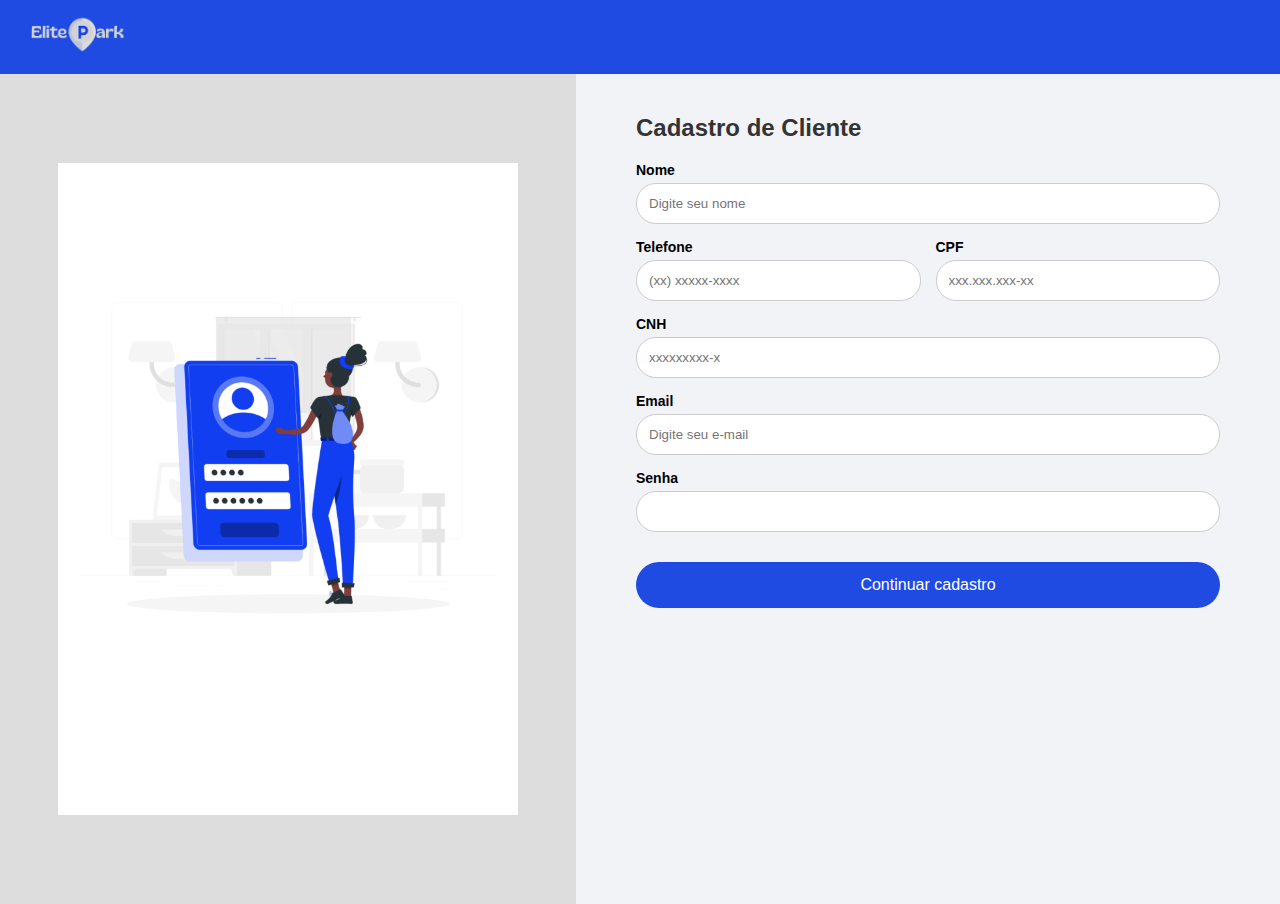
<file: cad.html>
<!DOCTYPE html>
<html lang="pt-BR">
<head>
    <meta charset="UTF-8">
    <title>Elite Park | Cadastro de Cliente</title>
    <link rel="stylesheet" href="css/cadastro.css">
</head>
<body>

<header class="top-bar">
    <img src="imagens/logo2.png" alt="img2">
</header>

<main class="container">

    <section class="image-area">
        <img src="imagens/img1.png" alt="img1">
    </section>

    <section class="form-area">
        <h2>Cadastro de Cliente</h2>

        <form id="formCadastro">

            <label>Nome</label>
            <input type="text" id="nome" placeholder="Digite seu nome" required>

            <div class="row">
                <div>
                    <label>Telefone</label>
                    <input type="tel" id="telefone" placeholder="(xx) xxxxx-xxxx" required>
                </div>

                <div>
                    <label>CPF</label>
                    <input type="text" id="cpf" placeholder="xxx.xxx.xxx-xx" required>
                </div>
            </div>

            <label>CNH</label>
            <input type="text" id="cnh" placeholder="xxxxxxxxx-x" required>

            <label>Email</label>
            <input type="email" id="email" placeholder="Digite seu e-mail" required>

             <label>Senha</label>
                    <input type="password" id="senha" required>

            <button type="submit">Continuar cadastro</button>

        </form>
    </section>

</main>

<script src="js/cadastro.js"></script>
</body>
</html>
</file>
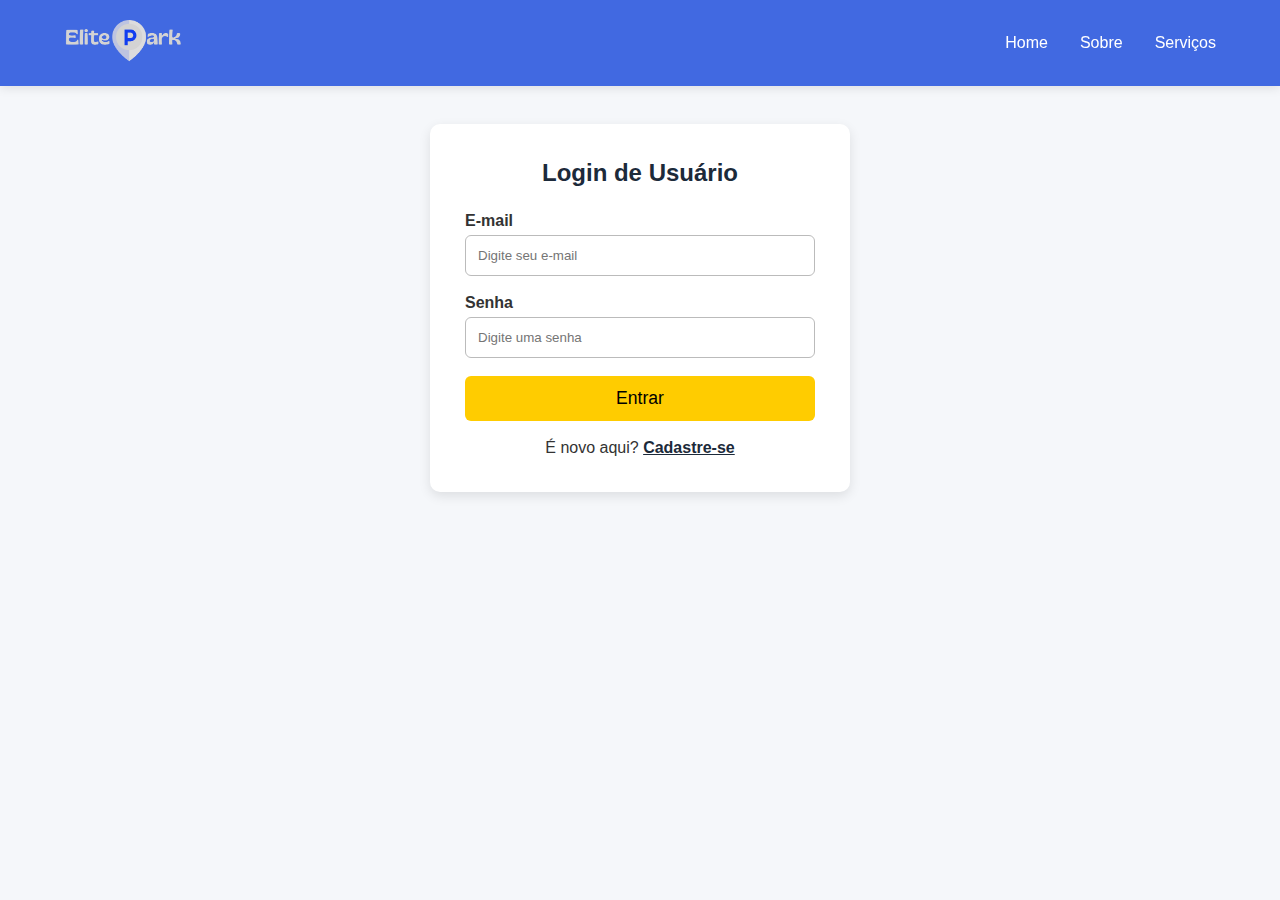
<file: editar-perfil.html>
<!DOCTYPE html>
<html lang="pt-BR">
<head>
    <meta charset="UTF-8">
    <title>Editar Perfil</title>
    <link rel="stylesheet" href="css/editar-perfil.css">
</head>
<body>

<header class="header">
    <img src="imagens/logo2.png" class="logo" alt="Elite Park">
</header>

<main class="container">
    <div class="card">
        <h2>Editar Perfil</h2>

        <form id="formEditar">

            <div class="input-group">
                <label>Nome</label>
                <input type="text" id="nome" required>
            </div>

            <div class="input-group">
                <label>Email</label>
                <input type="email" id="email" required>
            </div>

            <div class="input-group">
                <label>Telefone</label>
                <input type="text" id="telefone" required>
            </div>

            <div class="input-group">
                <label>CNH</label>
                <input type="text" id="cnh" required>
            </div>

            <div class="input-group">
                <label>Nova senha (opcional)</label>
                <input type="password" id="senha">
            </div>

            <div class="buttons">
                <button type="submit" class="btn salvar">Salvar</button>
                <button type="button" class="btn voltar" onclick="voltar()">Cancelar</button>
            </div>

        </form>
    </div>
</main>

<script src="js/editar-perfil.js"></script>
</body>
</html>
</file>
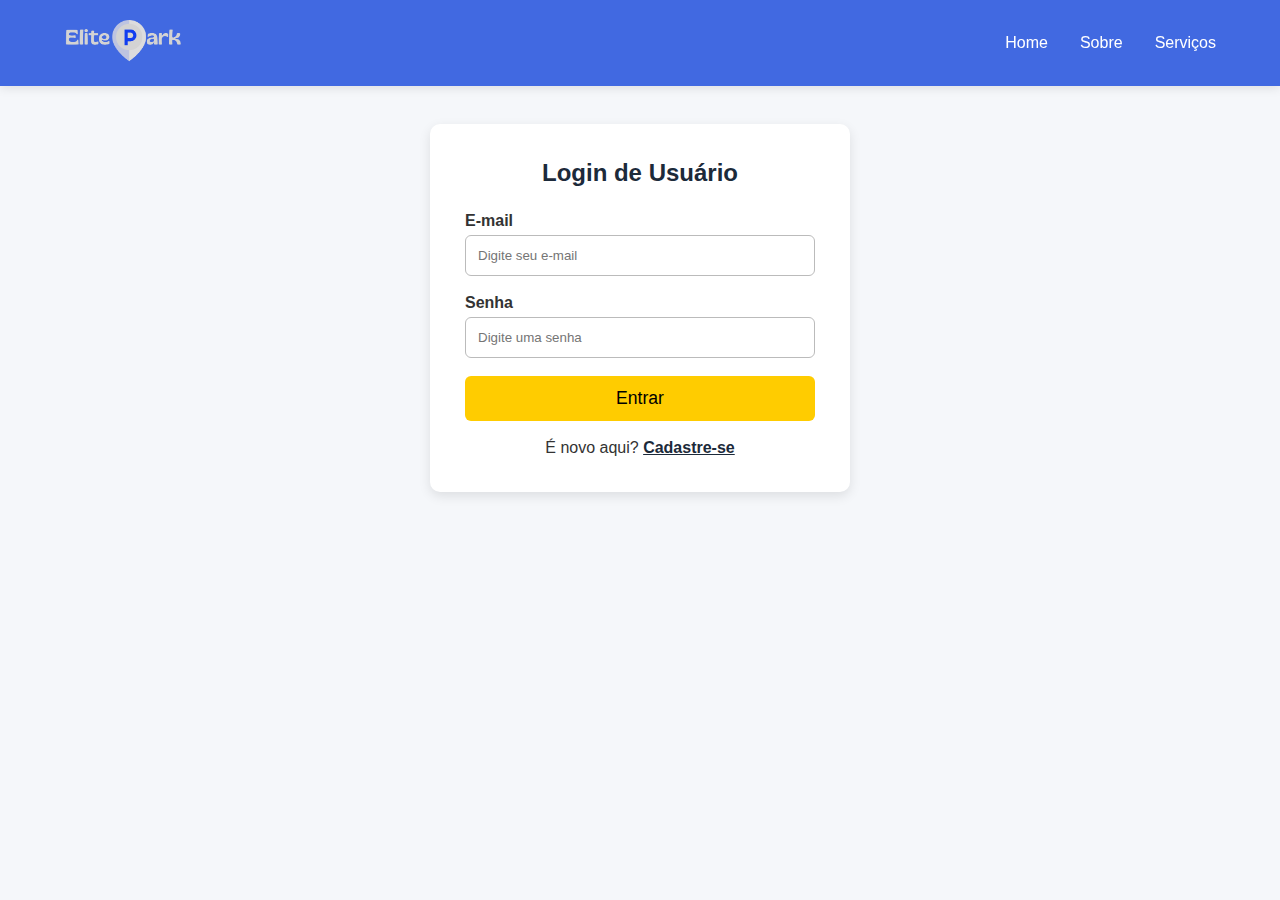
<file: login.html>
<!DOCTYPE html>
<html lang="pt-br">
<head>
    <meta charset="UTF-8">
    <meta name="viewport" content="width=device-width, initial-scale=1.0">
    <title>Login - Elite Park</title>
    <link rel="icon" type="image/png" href="imagens/car.png">
    <link rel="stylesheet" href="css/login.css">
</head>
<body>

<header class="header">
        <nav class="nav">
            <!-- Logo -->
            <a href="#" class="logo-link">
                <img class="logo" src="imagens/logo2.png" alt="Elite Park">
            </a>

            <!-- Menu Desktop -->
            <ul class="menu-desktop">
                <li><a href="index.html">Home</a></li>
                <li><a href="#">Sobre</a></li>
                <li><a href="#">Serviços</a></li>
            </ul>

            <!-- Botão Hambúrguer -->
            <button class="menu-btn">☰</button>

            <!-- Menu Mobile -->
            <div class="menu-mobile">
                <a href="index.html">Home</a>
                <a href="#">Sobre</a>
                <a href="#">Serviços</a>
            </div>
        </nav>
</header>

<main class="container">
    <div class="form-box">
        <h2>Login de Usuário</h2>

        <form id="formCadastro">

            <div class="input-group">
                <label>E-mail</label>
                <input type="email" id="email" placeholder="Digite seu e-mail" required>
            </div>

            <div class="input-group">
                <label>Senha</label>
                <input type="password" id="senha" placeholder="Digite uma senha" required>
            </div>

            <button type="submit" class="btn">Entrar</button>


            <p class="login-link">É novo aqui? <a href="cad.html">Cadastre-se</a></p>
        </form>
    </div>

    <!-- <div class="image-cad">
        <img src="imagens/cadastro.png" alt="estacionamento">
    </div> -->

</main>

<script src="js/login.js"></script>
</body>
</html>
</file>
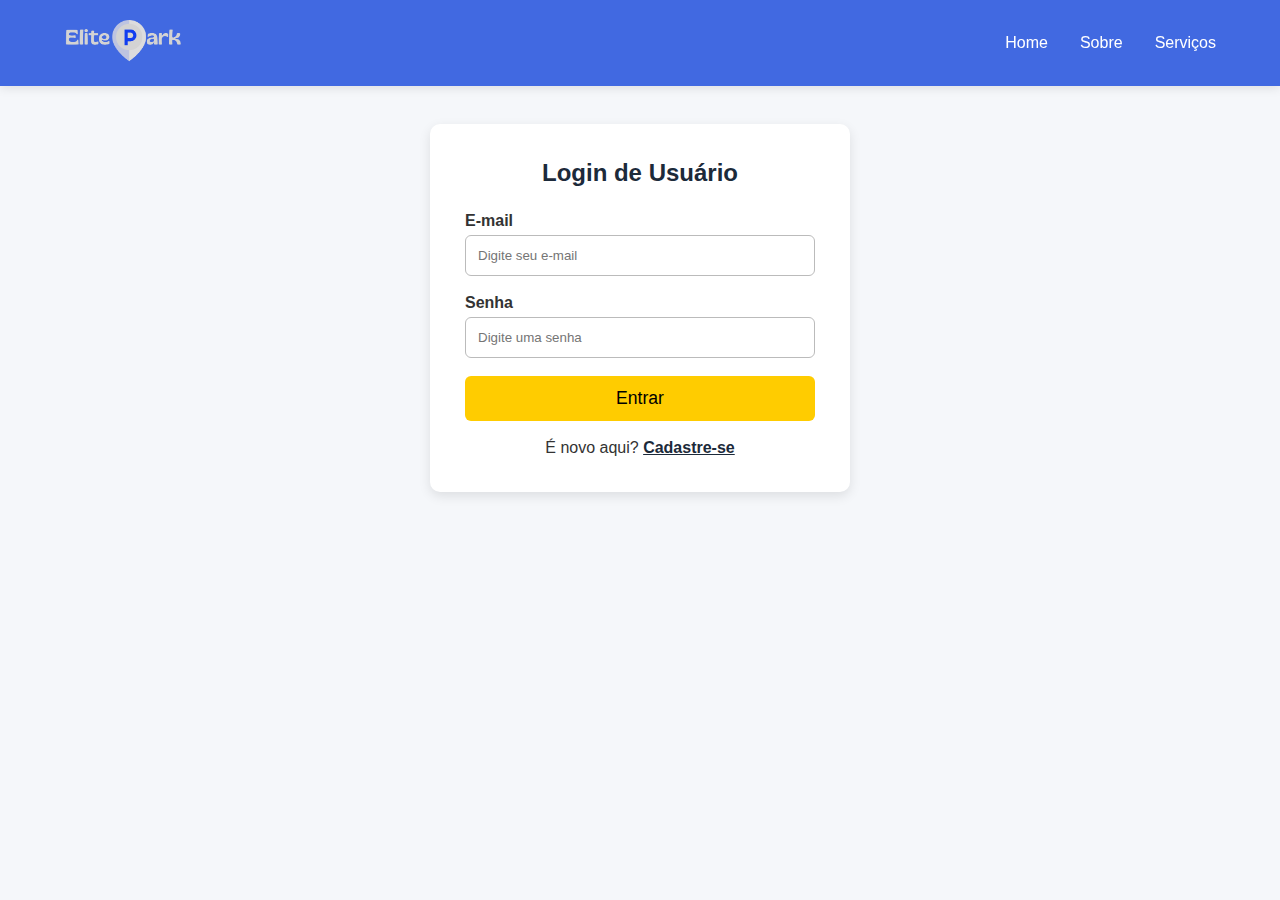
<file: perfil.html>
<!DOCTYPE html>
<html lang="pt-br">
<head>
    <meta charset="UTF-8">
    <title>Meu Perfil - Elite Park</title>
    <link rel="stylesheet" href="css/perfil.css">
</head>
<body>

<header class="header">
    <nav class="nav">
        <a href="telamenu.html" class="logo-link">
            <img class="logo" src="imagens/logo2.png" alt="Elite Park">
        </a>
    </nav>
</header>

<main class="container">
    <div class="perfil-box">

        <h2>Meu Perfil</h2>

        <div class="info">
            <span>Nome:</span>
            <p id="nome"></p>
        </div>

        <div class="info">
            <span>CPF:</span>
            <p id="cpf"></p>
        </div>

        <div class="info">
            <span>E-mail:</span>
            <p id="email"></p>
        </div>

        <div class="info">
            <span>Telefone:</span>
            <p id="telefone"></p>
        </div>

        <div class="info">
            <span>CNH:</span>
            <p id="cnh"></p>
        </div>

        <div class="botoes">
            <button class="btn-secundario" onclick="voltar()">Voltar</button>
            <button class="btn-principal" onclick="irParaEdicao()">Atualizar Dados</button>
        </div>

    </div>
</main>

<script src="js/perfil.js"></script>
</body>
</html>
</file>
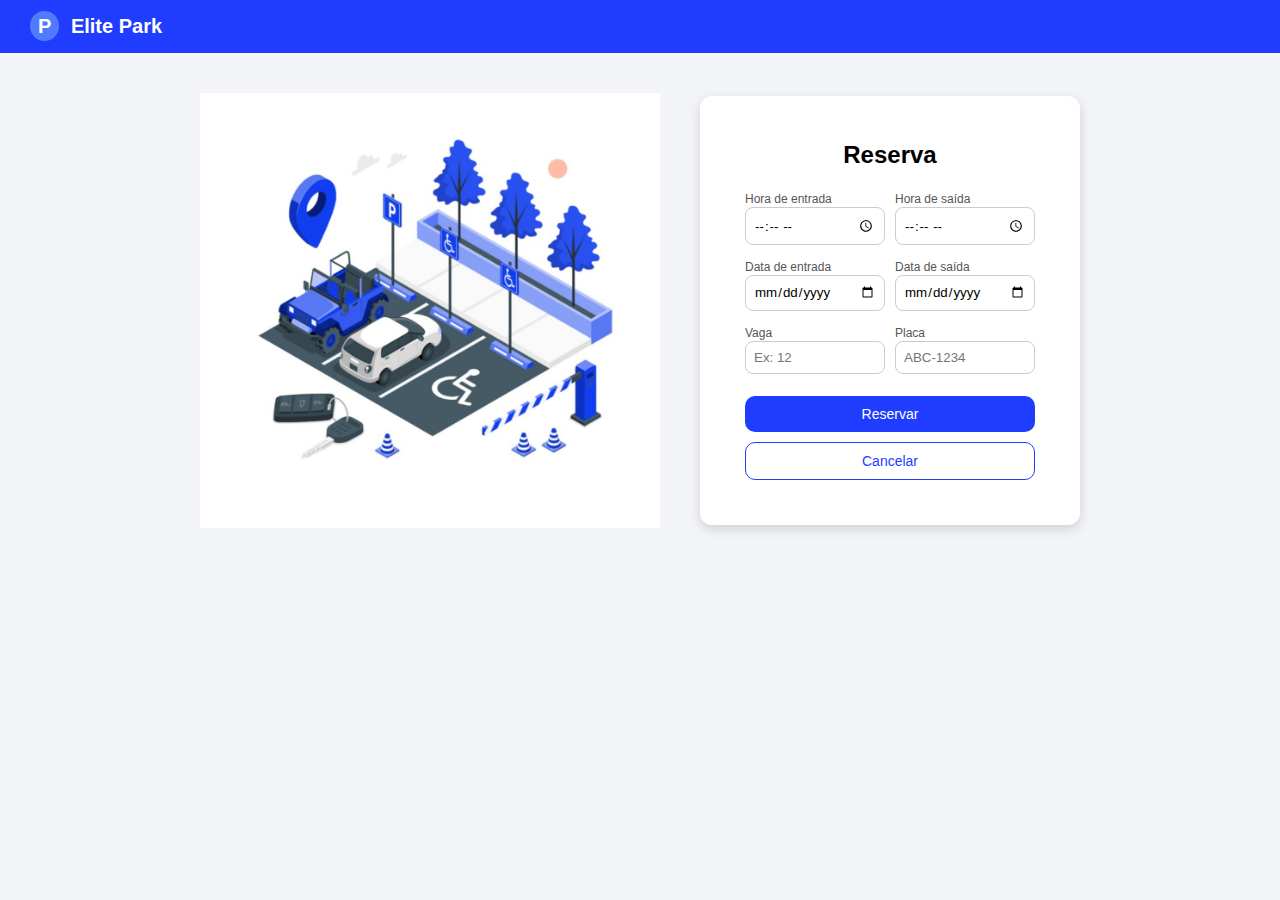
<file: reserva.html>
<!DOCTYPE html>
<html lang="pt-BR">
<head>
  <meta charset="UTF-8">
  <title>Elite Park - Reserva</title>
  <link rel="stylesheet" href="css/reserva.css">
</head>
<body>

  <header class="header">
    <div class="logo">
      <span class="p">P</span> Elite Park
    </div>
  </header>

  <main class="container">
    
    <div class="image-box">
      <img src="imagens/img.jpeg" alt="Estacionamento">
    </div>

    <div class="card">
      <h2>Reserva</h2>

      <div class="row">
        <div class="field">
          <label>Hora de entrada</label>
          <input type="time">
        </div>
        <div class="field">
          <label>Hora de saída</label>
          <input type="time">
        </div>
      </div>

      <div class="row">
        <div class="field">
          <label>Data de entrada</label>
          <input type="date">
        </div>
        <div class="field">
          <label>Data de saída</label>
          <input type="date">
        </div>
      </div>

      <div class="row">
        <div class="field">
          <label>Vaga</label>
          <input type="text" placeholder="Ex: 12">
        </div>
        <div class="field">
          <label>Placa</label>
          <input type="text" placeholder="ABC-1234">
        </div>
      </div>

      <button class="btn primary" onclick="reservar()">Reservar</button>
      <button class="btn cancel">Cancelar</button>
    </div>

  </main>

  <div id="modal" class="modal">
    <div class="modal-box">
      <p>Reserva Confirmada!!!</p>
      <button onclick="fecharModal()">OK</button>
    </div>
  </div>

  <script src="js/reserva.js"></script>
</body>
</html>
</file>
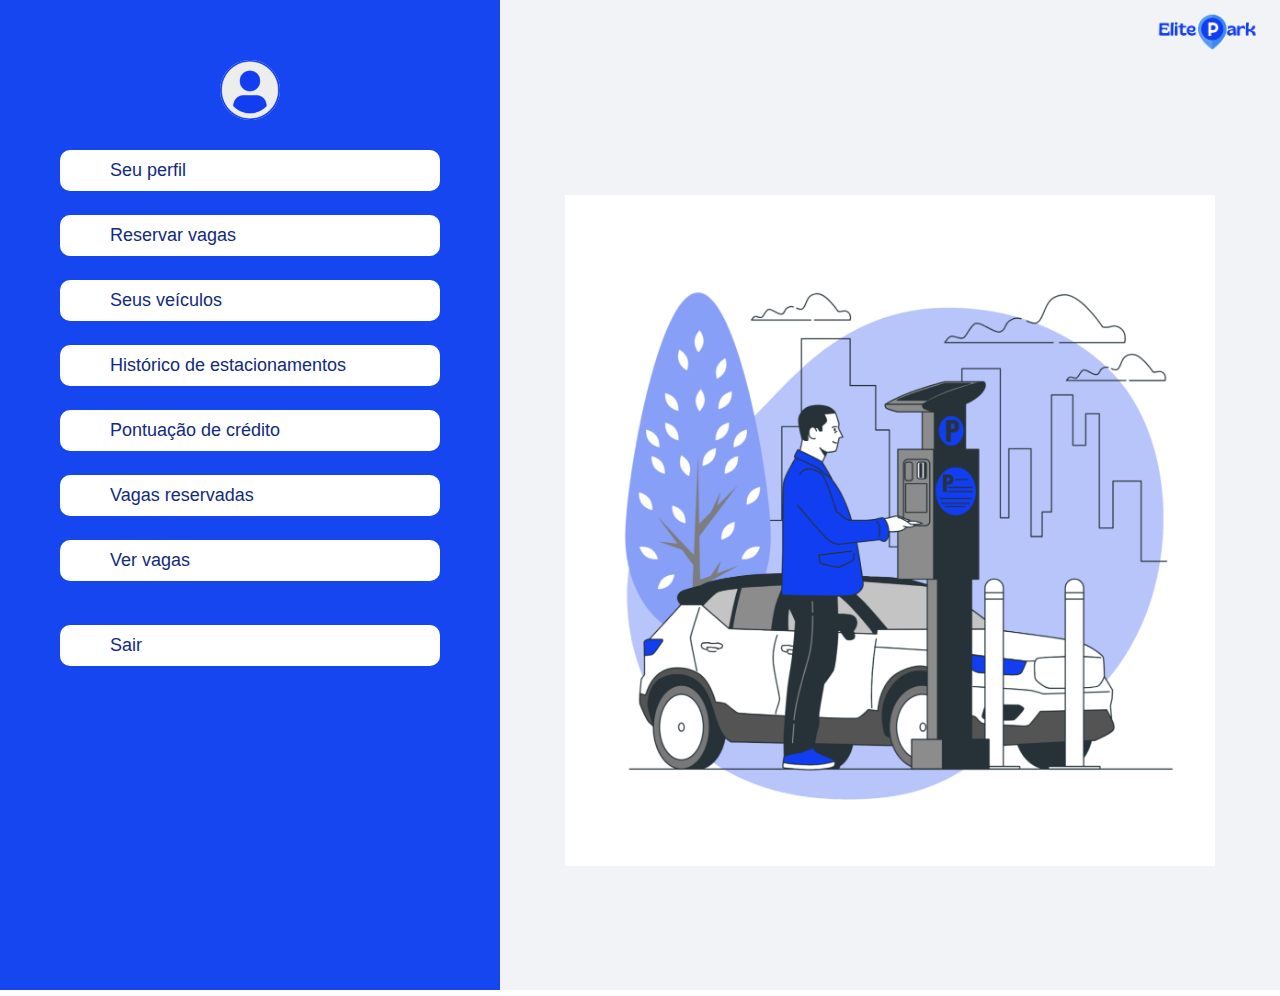
<file: telamenu.html>
<!DOCTYPE html>
<html lang="pt-BR">
<head>
  <meta charset="UTF-8">
  <title>Elite Park</title>
  <link rel="stylesheet" href="css/menu.css">
</head>
<body>

  <div class="container">

    <!-- SIDEBAR -->
    <aside class="sidebar">
      <div class="profile">
        <div class="avatar">
    <img src="imagens/imgperfil.png" alt="Foto de perfil">
    </div>

      <nav class="menu">
        <button class="menu-item" id="btnPerfil">Seu perfil</button>
        <button class="menu-item" id="btnReserva">Reservar vagas</button>
        <button class="menu-item">Seus veículos</button>
        <button class="menu-item">Histórico de estacionamentos</button>
        <button class="menu-item">Pontuação de crédito</button>
        <button class="menu-item">Vagas reservadas</button>
        <button class="menu-item">Ver vagas</button>
        <button class="menu-item sair">Sair</button>
      </nav>
    </aside>

    <!-- CONTEÚDO PRINCIPAL -->
    <main class="content">
      <header class="top">
    <img src="imagens/logo.png" alt="Elite Park" class="logo">
    </header>

      <section class="illustration">
        <img src="imagens/imgTelaMenu.png" alt="Ilustração estacionamento" class="main-image">
      </section>
    </main>

  </div>

  <script src="js/menu.js"></script>
</body>
</html>
</file>
<file: css/cadastro.css>
* {
    margin: 0;
    padding: 0;
    box-sizing: border-box;
    font-family: Arial, sans-serif;
}

body {
    background-color: #f2f3f7;
}

.top-bar {
    background-color: #1f4be3;
    padding: 15px 30px;
}

.top-bar img {
    height: 40px;
}

.container {
    display: flex;
    min-height: calc(100vh - 70px);
}

.image-area {
    width: 45%;
    background-color: #ddd;
    display: flex;
    align-items: center;
    justify-content: center;
}

.image-area img {
    width: 80%;
}

.form-area {
    width: 55%;
    padding: 40px 60px;
}

.form-area h2 {
    margin-bottom: 20px;
    color: #333;
}

form label {
    display: block;
    margin-top: 15px;
    font-weight: bold;
    font-size: 14px;
}

form input {
    width: 100%;
    padding: 12px;
    margin-top: 5px;
    border-radius: 20px;
    border: 1px solid #ccc;
    outline: none;
}

.row {
    display: flex;
    gap: 15px;
}

.row div {
    width: 100%;
}

button {
    margin-top: 30px;
    width: 100%;
    padding: 14px;
    border-radius: 30px;
    border: none;
    background-color: #1f4be3;
    color: #fff;
    font-size: 16px;
    cursor: pointer;
}

button:hover {
    background-color: #1739b5;
}
</file>
<file: css/login.css>
/* ======== ESTILO GERAL ======== */
* {
    margin: 0;
    padding: 0;
    box-sizing: border-box;
}

body {
    font-family: 'Segoe UI', Tahoma, Verdana, sans-serif;
    background-color: #f5f7fa;
    color: #333;
}

/* ================ HEADER E NAV ================ */
.header {
    position: fixed;
    top: 0;
    left: 0;
    width: 100%;
    background-color: #4169E1;
    padding: 1rem 5%;
    display: flex;
    justify-content: space-between;
    align-items: center;
    box-shadow: 0 2px 10px rgba(0, 0, 0, 0.1);
    z-index: 1000;
}

.nav {
    display: flex;
    justify-content: space-between;
    align-items: center;
    width: 100%;
    max-width: 1200px;
    margin: 0 auto;
}

.logo-link {
    display: block;
}

.logo {
    height: 50px;
    width: auto;
}

/* Menu Desktop */
.menu-desktop {
    display: flex;
    gap: 2rem;
    list-style: none;
    align-items: center;
}

.menu-desktop a {
    color: white;
    text-decoration: none;
    font-weight: 500;
    transition: color 0.3s;
}

.menu-desktop a:hover {
    color: #a0c4ff;
}

.menu-desktop button {
    background: white;
    color: #4169E1;
    border: none;
    padding: 0.6rem 1.2rem;
    border-radius: 6px;
    font-weight: 600;
    cursor: pointer;
    transition: all 0.3s;
}

.menu-desktop button:hover {
    background-color: #a0c4ff;
    color: white;
    transform: translateY(-2px);
}

/* Botão Hambúrguer */
.menu-btn {
    display: none;
    background: none;
    border: none;
    color: white;
    font-size: 1.8rem;
    cursor: pointer;
}

/* Menu Mobile */
.menu-mobile {
    display: none;
    flex-direction: column;
    background: #3658c0;
    position: absolute;
    top: 100%;
    right: 0;
    width: 200px;
    padding: 1rem;
    border-radius: 0 0 12px 12px;
    box-shadow: 0 5px 15px rgba(0,0,0,0.2);
}

.menu-mobile.show {
    display: flex;
}

.menu-mobile a,
.menu-mobile button {
    color: white;
    text-decoration: none;
    padding: 0.8rem 1rem;
    text-align: left;
    border: none;
    background: none;
    font-size: 1rem;
    cursor: pointer;
    width: 100%;
}

.menu-mobile button {
    background: white;
    color: #4169E1;
    border-radius: 6px;
    margin-top: 0.5rem;
    font-weight: 600;
}

/* Responsivo */
@media (max-width: 768px) {
    .menu-desktop {
        display: none;
    }

    .menu-btn {
        display: block;
    }

    .nav {
        padding: 0 5%;
    }
}

/* ======== FORM ======== */
.container {
    display: flex;
    justify-content: center;
    margin-top: 60px;
}

.form-box {
    background: white;
    width: 420px;
    padding: 35px;
    border-radius: 10px;
    margin-top: 5%;
    margin-bottom: 4%;
    box-shadow: 0 4px 12px rgba(0,0,0,0.1);
}

.form-box h2 {
    text-align: center;
    margin-bottom: 25px;
    color: #1c2a3a;
}

.input-group {
    margin-bottom: 18px;
}

.input-group label {
    font-weight: bold;
}

.input-group input {
    width: 100%;
    padding: 12px;
    margin-top: 5px;
    border: 1px solid #bbb;
    border-radius: 6px;
}

.btn {
    width: 100%;
    padding: 12px;
    background-color: #ffcc00;
    border: none;
    border-radius: 6px;
    font-size: 1.1rem;
    cursor: pointer;
    transition: 0.3s;
}

.btn:hover {
    background-color: #e6b800;
}

.login-link {
    text-align: center;
    margin-top: 18px;
}

.login-link a {
    color: #1c2a3a;
    font-weight: bold;
}
</file>
<file: css/perfil.css>
* {
    margin: 0;
    padding: 0;
    box-sizing: border-box;
}

body {
    font-family: 'Segoe UI', Tahoma, Verdana, sans-serif;
    background-color: #f5f7fa;
}

/* Header */
.header {
    background-color: #4169E1;
    padding: 1rem 5%;
}

.logo {
    height: 45px;
}

/* Conteúdo */
.container {
    display: flex;
    justify-content: center;
    margin-top: 80px;
}

.perfil-box {
    background: white;
    width: 450px;
    padding: 35px;
    border-radius: 10px;
    box-shadow: 0 4px 12px rgba(0,0,0,0.1);
}

.perfil-box h2 {
    text-align: center;
    margin-bottom: 25px;
    color: #1c2a3a;
}

/* Infos */
.info {
    margin-bottom: 15px;
}

.info span {
    font-weight: bold;
    color: #4169E1;
}

.info p {
    margin-top: 4px;
    font-size: 1rem;
    color: #333;
}

/* Botões */
.botoes {
    display: flex;
    justify-content: space-between;
    margin-top: 30px;
}

.btn-secundario {
    background: #ddd;
    border: none;
    padding: 12px 20px;
    border-radius: 6px;
    cursor: pointer;
}

.btn-principal {
    background: #ffcc00;
    border: none;
    padding: 12px 20px;
    border-radius: 6px;
    font-weight: bold;
    cursor: pointer;
}

.btn-principal:hover {
    background-color: #e6b800;
}
</file>
<file: css/reserva.css>
* {
    margin: 0;
    padding: 0;
    box-sizing: border-box;
    font-family: Arial, sans-serif;
  }
  
  body {
    background: #f2f4f8;
  }
  
  /* HEADER */
  .header {
    background: #1f3cff;
    padding: 15px 30px;
    color: #fff;
  }
  
  .logo {
    font-size: 20px;
    font-weight: bold;
  }
  
  .logo .p {
    background: #4f7cff;
    padding: 4px 8px;
    border-radius: 50%;
    margin-right: 6px;
  }
  
  /* CONTAINER */
  .container {
    display: flex;
    justify-content: center;
    align-items: center;
    gap: 40px;
    padding: 40px;
  }
  
  /* IMAGEM */
  .image-box {
    background: #fff;
    padding: 20px;
  }
  
  .image-box img {
    width: 420px;
  }
  
  /* CARD */
  .card {
    background: #fff;
    padding: 45px;
    width: 380px;
    border-radius: 12px;
    box-shadow: 0 4px 12px rgba(0,0,0,0.15);
  }
  
  .card h2 {
    text-align: center;
    margin-bottom: 20px;
  }
  
  /* FORM */
  .row {
    display: flex;
    gap: 10px;
    margin-bottom: 12px;
  }
  
  .field {
    flex: 1;
  }
  
  .field label {
    font-size: 12px;
    color: #555;
  }
  
  .field input {
    width: 100%;
    padding: 8px;
    border-radius: 8px;
    border: 1px solid #ccc;
  }
  
  /* BOTÕES */
  .btn {
    width: 100%;
    padding: 10px;
    margin-top: 10px;
    border-radius: 10px;
    border: none;
    cursor: pointer;
    font-size: 14px;
  }
  
  .primary {
    background: #1f3cff;
    color: #fff;
  }
  
  .cancel {
    background: transparent;
    border: 1px solid #1f3cff;
    color: #1f3cff;
  }
  
  /* MODAL */
  .modal {
    display: none;
    position: fixed;
    inset: 0;
    background: rgba(0,0,0,0.5);
    justify-content: center;
    align-items: center;
  }
  
  .modal-box {
    background: #dbe2ff;
    padding: 30px;
    border-radius: 12px;
    text-align: center;
  }
  
  .modal-box button {
    margin-top: 15px;
    padding: 8px 20px;
    border-radius: 8px;
    border: none;
    background: #1f3cff;
    color: #fff;
  }
</file>
<file: css/menu.css>
* {
  margin: 0;
  padding: 0;
  box-sizing: border-box;
  font-family: Arial, sans-serif;
}

body {
  height: 100vh;
}

.container {
  display: flex;
  height: 110vh;
}

/* SIDEBAR */
.sidebar {
  width: 500px;
  background-color: #1546f0;
  padding: 60px;
  display: flex;
  flex-direction: column;
  align-items: flex-start;
}

.profile {
  width: 100%;
  margin-bottom: 100px;

}

.avatar {
  background: white;
  width: 60px;
  height: 60px;
  border-radius: 50%;
  overflow: hidden;
  margin: 0 auto;

}

.avatar img {
  width: 100%;
  height: 100%;
  object-fit: cover;
}

.menu {
  width: 100%;
  display: flex;
  flex-direction: column;
  gap: 24px;
  margin-top: 30px;
}

.menu-item {
  background: white;
  border: none;
  padding: 10px 50px;
  border-radius: 10px;
  cursor: pointer;
  font-size: 18px;
  text-align: left;
  color: #122a7f; /* 🔵 texto azul */
  width: 100%;
}

.menu-item:hover {
  background: #c7d3ff;
}

.sair {
  margin-top: 20px;
}

/* CONTEÚDO */
.content {
  flex: 1;
  background: #f2f3f7;
  position: relative;
}

.top {
  display: flex;
  justify-content: flex-end;
  padding: 10px;
  font-weight: bold;
}

.illustration {
  display: flex;
  justify-content: center;
  align-items: center;
  height: calc(100% - 60px);
}

.placeholder {
  width: 400px;
  height: 300px;
  background: #dcdcdc;
  display: flex;
  align-items: center;
  justify-content: center;
  color: #555;
  border-radius: 10px;
}

.logo {
  width: 120px;
}

.main-image {
  max-width: 650px;
  width: 100%;
}
</file>
<file: css/editar-perfil.css>
/* ===== RESET ===== */
* {
    margin: 0;
    padding: 0;
    box-sizing: border-box;
}

body {
    font-family: 'Segoe UI', Tahoma, Verdana, sans-serif;
    background-color: #f5f7fa;
    color: #333;
}

/* ===== HEADER ===== */
.header {
    width: 100%;
    background-color: #4169E1;
    padding: 1rem 5%;
    display: flex;
    align-items: center;
}

.logo {
    height: 50px;
}

/* ===== CONTAINER ===== */
.container {
    display: flex;
    justify-content: center;
    margin-top: 90px;
}

/* ===== CARD ===== */
.card {
    background-color: #fff;
    width: 420px;
    padding: 35px;
    border-radius: 12px;
    box-shadow: 0 4px 12px rgba(0,0,0,0.1);
}

.card h2 {
    text-align: center;
    margin-bottom: 25px;
    color: #1c2a3a;
}

/* ===== INPUTS ===== */
.input-group {
    margin-bottom: 18px;
}

.input-group label {
    display: block;
    font-weight: bold;
    margin-bottom: 6px;
}

.input-group input {
    width: 100%;
    padding: 12px;
    border: 1px solid #bbb;
    border-radius: 6px;
    font-size: 0.95rem;
}

/* ===== BOTÕES ===== */
.buttons {
    display: flex;
    justify-content: space-between;
    margin-top: 25px;
    gap: 10px;
}

.btn {
    flex: 1;
    padding: 12px;
    border: none;
    border-radius: 6px;
    font-size: 1rem;
    cursor: pointer;
    transition: 0.3s;
}

/* Salvar */
.btn.salvar {
    background-color: #ffcc00;
    color: #333;
}

.btn.salvar:hover {
    background-color: #e6b800;
}

/* Voltar */
.btn.voltar {
    background-color: #4169E1;
    color: white;
}

.btn.voltar:hover {
    background-color: #3658c0;
}

/* ===== RESPONSIVO ===== */
@media (max-width: 480px) {
    .card {
        width: 90%;
    }

    .buttons {
        flex-direction: column;
    }
}
</file>
